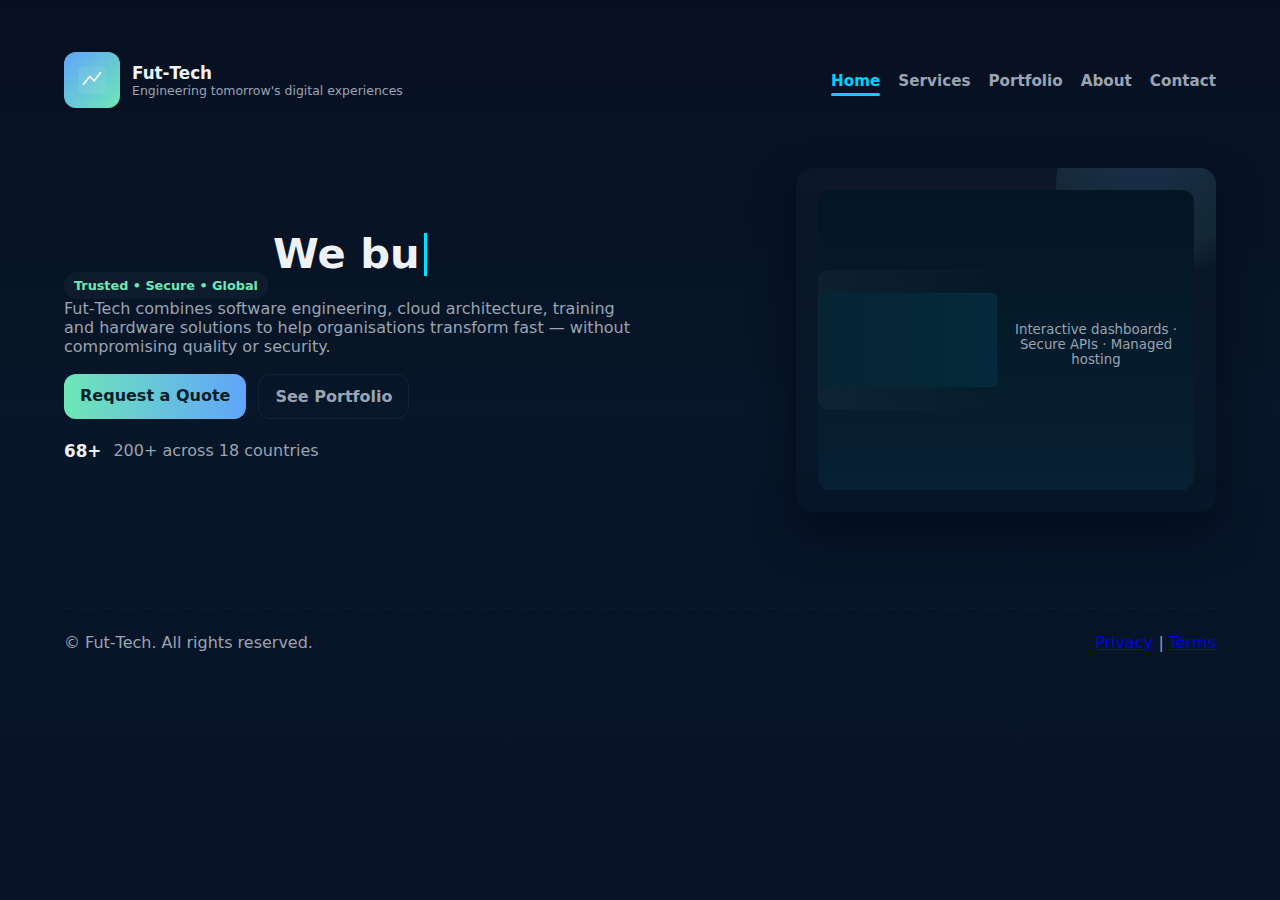
<file: index.html>
<!DOCTYPE html>
<html lang="en">
<head>
  <meta charset="utf-8">
  <meta name="viewport" content="width=device-width, initial-scale=1">
  <title>Fut-Tech — Home</title>
  <link rel="stylesheet" href="styles.css">
</head>
<body>
  <div class="container">
    <header>
      <div class="brand">
        <div class="logo" aria-hidden="true">
          <svg viewBox="0 0 64 64" fill="none" xmlns="http://www.w3.org/2000/svg" role="img" aria-label="Fut-Tech logo">
            <rect x="6" y="6" width="52" height="52" rx="10" fill="white" fill-opacity="0.08" />
            <path d="M16 40 L28 25 L36 34 L48 18" stroke="white" stroke-width="3" stroke-linecap="round" stroke-linejoin="round" opacity="0.95"/>
          </svg>
        </div>
        <div>
          <h1>Fut‑Tech</h1>
          <p>Engineering tomorrow's digital experiences</p>
        </div>
      </div>

    <nav>
  <ul>
    <li><a href="index.html" data-page="index">Home</a></li>
    <li><a href="services.html" data-page="services">Services</a></li>
    <li><a href="portfolio.html" data-page="portfolio">Portfolio</a></li>
    <li><a href="about.html" data-page="about">About</a></li>
    <li><a href="contact.html" data-page="contact">Contact</a></li>
  </ul>
</nav>

    </header>

    <main>
      <section class="hero" aria-label="Main introduction">
        <div class="hero-text">
          <span class="eyebrow">Trusted • Secure • Global</span>

          <h2 id="typed-text">We build secure, scalable digital products for enterprises and startups.</h2>
          <p class="lead">Fut‑Tech combines software engineering, cloud architecture, training and hardware solutions to help organisations transform fast — without compromising quality or security.</p>
          <div class="actions">
            <a href="contact.html" class="btn primary">Request a Quote</a>
            <a href="portfolio.html" class="btn ghost">See Portfolio</a>
          </div>

          <div class="stats">
            <strong>Global clients</strong>
            <span>200+ across 18 countries</span>
          </div>
        </div>

        <aside class="visual" aria-hidden="true">
          <div class="pulse"></div>
          <div class="mock">
            <div class="device">
              <svg width="180" height="96" viewBox="0 0 360 192" fill="none" xmlns="http://www.w3.org/2000/svg">
                <rect x="2" y="2" width="356" height="188" rx="10" fill="url(#g)" stroke="rgba(255,255,255,0.03)"/>
                <defs>
                  <linearGradient id="g" x1="0" x2="1">
                    <stop stop-color="#042434" offset="0"/>
                    <stop stop-color="#052a3b" offset="1"/>
                  </linearGradient>
                </defs>
              </svg>
            </div>
            <small>Interactive dashboards · Secure APIs · Managed hosting</small>
          </div>
        </aside>
      </section>
    </main>

    <footer>
      <div>&copy; <span id="year"></span> Fut‑Tech. All rights reserved.</div>
      <div>
        <a href="Privacy.html">Privacy</a> | 
        <a href="Terms.html">Terms</a>
      </div>
    </footer>
  </div>

  <script>
    // Scroll fade-in animation
const fadeElements = document.querySelectorAll('.fade-in, .fade-in-on-scroll');
const observer = new IntersectionObserver(entries => {
  entries.forEach(entry => {
    if(entry.isIntersecting){
      entry.target.classList.add('visible');
    }
  });
}, {threshold:0.2});

fadeElements.forEach(el => observer.observe(el));

// Smooth scroll only for # links
document.querySelectorAll('a[href^="#"]').forEach(a=>{
  a.addEventListener('click', e=>{
    const target = document.querySelector(a.getAttribute("href"));
    if(target){
      e.preventDefault();
      target.scrollIntoView({behavior:'smooth', block:'start'});
    }
  });
});

// Optional: Floating numbers animation for "Global clients" stat
const clientsEl = document.querySelector(".hero div strong");
if(clientsEl){
  let count = 0;
  const target = 200;
  const interval = setInterval(()=>{
    if(count < target){
      count += 2;
      clientsEl.textContent = count + "+";
    } else clearInterval(interval);
  },20);
}

// =======================
// ACTIVE NAV HIGHLIGHT
// =======================

const currentPage = window.location.pathname.split("/").pop().replace(".html","") || "index";

document.querySelectorAll("nav a").forEach(link => {
  if (link.dataset.page === currentPage) {
    link.classList.add("active");
  }
});
/* ==========================================
   Fut-Tech Premium Typing Animation
========================================== */

const text = "We build secure, scalable digital products for enterprises and startups.";
const typedEl = document.getElementById("typed-text");

let index = 0;

function typeEffect() {
  // human-like random speed
  const speed = 40 + Math.random() * 60;

  if (index < text.length) {
    typedEl.textContent += text.charAt(index);
    index++;
    setTimeout(typeEffect, speed);
  } else {
    // typing finished
    typedEl.classList.add("finished");
  }
}

window.addEventListener("load", () => {
  typedEl.textContent = "";
  typedEl.style.opacity = "1";    // fade in before typing
  setTimeout(typeEffect, 300);     // small delay before start
});


  </script>
</body>
</html>
</file>
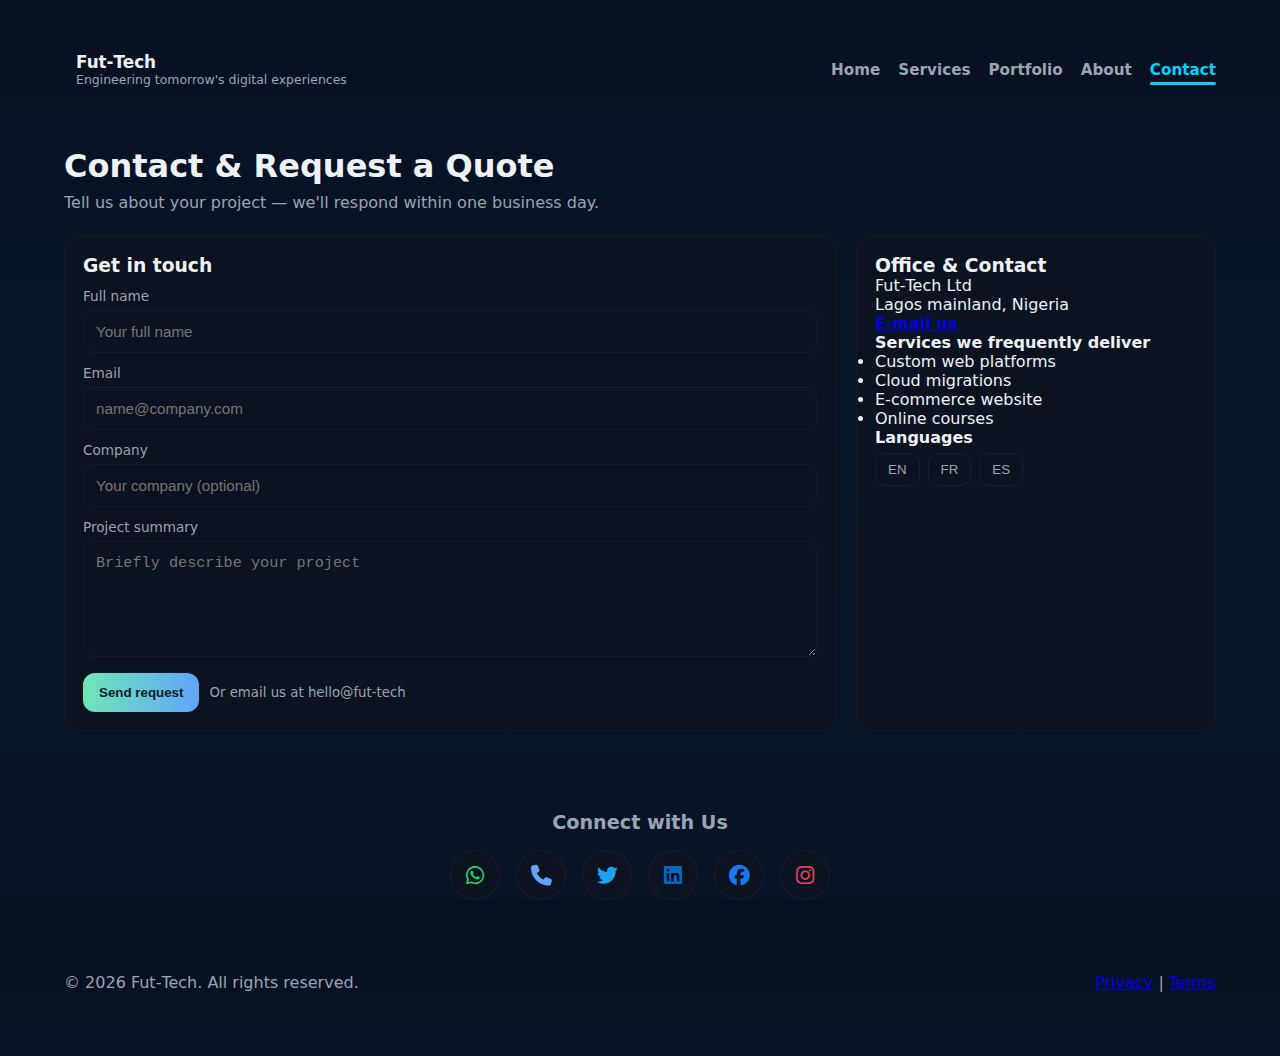
<file: contact.html>
<!DOCTYPE html>
<html lang="en">
<head>
  <meta charset="utf-8">
  <meta name="viewport" content="width=device-width, initial-scale=1">
  <title>Fut-Tech — Contact</title>
  <link rel="stylesheet" href="https://cdnjs.cloudflare.com/ajax/libs/font-awesome/6.4.2/css/all.min.css" integrity="sha512-pap... (truncated for brevity)" crossorigin="anonymous" referrerpolicy="no-referrer" />

  <link rel="stylesheet" href="contact.css">
</head>
<body>
  <div class="container">
    <header>
      <div class="brand">
        <div class="logo" aria-hidden="true"></div>
        <div>
          <h1>Fut‑Tech</h1>
          <p>Engineering tomorrow's digital experiences</p>
        </div>
      </div>

     <nav>
  <ul>
    <li><a href="index.html" data-page="index">Home</a></li>
    <li><a href="services.html" data-page="services">Services</a></li>
    <li><a href="portfolio.html" data-page="portfolio">Portfolio</a></li>
    <li><a href="about.html" data-page="about">About</a></li>
    <li><a href="contact.html" data-page="contact">Contact</a></li>
  </ul>
</nav>

    </header>

    <main>
      <section class="contact-section">
        <h2>Contact & Request a Quote</h2>
        <p class="lead">Tell us about your project — we'll respond within one business day.</p>

        <div class="contact-grid">
          <form class="card" id="contact-form" onsubmit="return false;">
            <h3>Get in touch</h3>
            <div class="form-field">
              <label for="name">Full name</label>
              <input id="name" name="name" placeholder="Your full name" required>
            </div>
            <div class="form-field">
              <label for="email">Email</label>
              <input id="email" name="email" type="email" placeholder="name@company.com" required>
            </div>
            <div class="form-field">
              <label for="company">Company</label>
              <input id="company" name="company" placeholder="Your company (optional)">
            </div>
            <div class="form-field">
              <label for="message">Project summary</label>
              <textarea id="message" name="message" rows="5" placeholder="Briefly describe your project" required></textarea>
            </div>
            <div class="form-actions">
              <button class="btn primary" id="send">Send request</button>
              <small>Or email us at hello@fut-tech</small>
            </div>
            <div id="form-result"></div>
          </form>

          <aside class="card">
            <h3>Office & Contact</h3>
            <p>Fut‑Tech Ltd<br>Lagos mainland, Nigeria<br><a href="mailto"futtech15@gmail.com><b>E-mail us</b></a></p>

            <h4>Services we frequently deliver</h4>
            <ul>
              <li>Custom web platforms</li>
              <li>Cloud migrations</li>
              <li>E-commerce website</li>
              <li>Online courses</li>
    
            </ul>

            <h4>Languages</h4>
            <div class="languages">
              <button class="btn ghost" data-lang="en">EN</button>
              <button class="btn ghost" data-lang="fr">FR</button>
              <button class="btn ghost" data-lang="es">ES</button>
            </div>
          </aside>
        </div>
      </section>
    </main>

    <div class="social-handles">
  <h3>Connect with Us</h3>
  <div class="social-buttons">
    <a href="https://wa.me/2349065060855" target="_blank" class="social-btn whatsapp"><i class="fab fa-whatsapp"></i></a>
    <a href="tel:+2349065060855" class="social-btn call"><i class="fas fa-phone"></i></a>
    <a href="https://twitter.com/YourHandle" target="_blank" class="social-btn twitter"><i class="fab fa-twitter"></i></a>
    <a href="https://linkedin.com/" target="_blank" class="social-btn linkedin"><i class="fab fa-linkedin"></i></a>
    <a href="https://facebook.com/profile.php?id=61576610654628" target="_blank" class="social-btn facebook"><i class="fab fa-facebook"></i></a>
    <a href="https://instagram.com/futtech_future?igsh=MTIsYmFnNHYzdWtoaQ==" target="_blank" class="social-btn instagram"><i class="fab fa-instagram"></i></a>
  </div>
</div>



    <footer>
      <div>&copy; <span id="year"></span> Fut‑Tech. All rights reserved.</div>
      <div>
        <a href="Privacy.html">Privacy</a> | 
        <a href="Terms.html">Terms</a>
      </div>
    </footer>
  </div>

  <script>
    document.getElementById('year').textContent = new Date().getFullYear();

    // Simple form handler
    document.getElementById('send').addEventListener('click', (e)=>{
      e.preventDefault();
      const name = document.getElementById('name').value.trim();
      const email = document.getElementById('email').value.trim();
      const message = document.getElementById('message').value.trim();
      const resultEl = document.getElementById('form-result');

      if(!name || !email || !message){
        resultEl.textContent = 'Please fill in all required fields.';
        resultEl.style.color = 'var(--accent-a)';
        return;
      }

      resultEl.textContent = 'Sending...';
      setTimeout(()=>{
        resultEl.textContent = 'Thanks — your request has been received. We will reply within 1 business day.';
        document.getElementById('contact-form').reset();
      },900);
    });

    // Language buttons stub
    document.querySelectorAll('[data-lang]').forEach(btn=>{
      btn.addEventListener('click', ()=>{
        const lang = btn.getAttribute('data-lang');
        alert('Language switch stub — selected: ' + lang);
      });
    });

    // =======================
// ACTIVE NAV HIGHLIGHT
// =======================

const currentPage = window.location.pathname.split("/").pop().replace(".html","") || "index";

document.querySelectorAll("nav a").forEach(link => {
  if (link.dataset.page === currentPage) {
    link.classList.add("active");
  }
});

  </script>
</body>
</html>
</file>
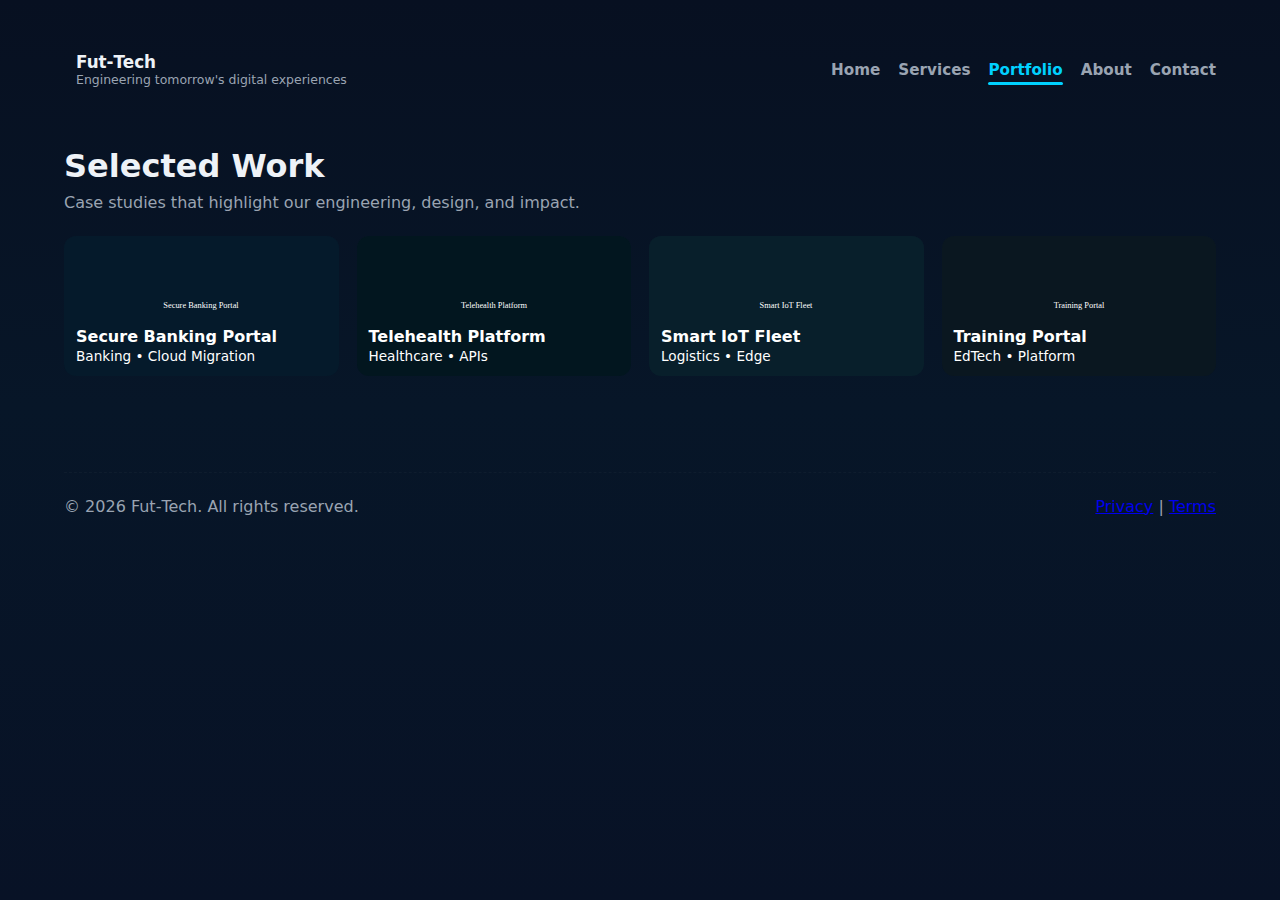
<file: portfolio.html>
<!DOCTYPE html>
<html lang="en">
<head>
  <meta charset="utf-8">
  <meta name="viewport" content="width=device-width, initial-scale=1">
  <title>Fut-Tech — Portfolio</title>
  <link rel="stylesheet" href="portfolio.css">
</head>
<body>
  <div class="container">
    <header>
      <div class="brand">
        <div class="logo" aria-hidden="true"></div>
        <div>
          <h1>Fut‑Tech</h1>
          <p>Engineering tomorrow's digital experiences</p>
        </div>
      </div>

     <nav>
  <ul>
    <li><a href="index.html" data-page="index">Home</a></li>
    <li><a href="services.html" data-page="services">Services</a></li>
    <li><a href="portfolio.html" data-page="portfolio">Portfolio</a></li>
    <li><a href="about.html" data-page="about">About</a></li>
    <li><a href="contact.html" data-page="contact">Contact</a></li>
  </ul>
</nav>
    </header>

    <main>
      <section class="portfolio-section">
        <h2>Selected Work</h2>
        <p class="lead">Case studies that highlight our engineering, design, and impact.</p>

        <div class="portfolio-grid" role="list">
          <div class="tile" role="listitem" aria-label="Project: Secure Banking Portal">
            <img src="data:image/svg+xml;utf8,<svg xmlns='http://www.w3.org/2000/svg' width='800' height='400'><rect width='100%' height='100%' fill='%23051a2b'/><text x='50%' y='50%' font-size='24' fill='%23ffffff' dominant-baseline='middle' text-anchor='middle'>Secure Banking Portal</text></svg>" alt="Secure Banking Portal screenshot">
            <div class="meta"><strong>Secure Banking Portal</strong><span>Banking • Cloud Migration</span></div>
          </div>

          <div class="tile">
            <img src="data:image/svg+xml;utf8,<svg xmlns='http://www.w3.org/2000/svg' width='800' height='400'><rect width='100%' height='100%' fill='%2302161f'/><text x='50%' y='50%' font-size='24' fill='%23ffffff' dominant-baseline='middle' text-anchor='middle'>Telehealth Platform</text></svg>" alt="Telehealth Platform">
            <div class="meta"><strong>Telehealth Platform</strong><span>Healthcare • APIs</span></div>
          </div>

          <div class="tile">
            <img src="data:image/svg+xml;utf8,<svg xmlns='http://www.w3.org/2000/svg' width='800' height='400'><rect width='100%' height='100%' fill='%23081f2b'/><text x='50%' y='50%' font-size='24' fill='%23ffffff' dominant-baseline='middle' text-anchor='middle'>Smart IoT Fleet</text></svg>" alt="IoT Fleet">
            <div class="meta"><strong>Smart IoT Fleet</strong><span>Logistics • Edge</span></div>
          </div>

          <div class="tile">
            <img src="data:image/svg+xml;utf8,<svg xmlns='http://www.w3.org/2000/svg' width='800' height='400'><rect width='100%' height='100%' fill='%230a1720'/><text x='50%' y='50%' font-size='24' fill='%23ffffff' dominant-baseline='middle' text-anchor='middle'>Training Portal</text></svg>" alt="Training Portal">
            <div class="meta"><strong>Training Portal</strong><span>EdTech • Platform</span></div>
          </div>
        </div>
      </section>
    </main>

    <footer>
      <div>&copy; <span id="year"></span> Fut‑Tech. All rights reserved.</div>
      <div>
        <a href="Privacy.html">Privacy</a> | 
        <a href="Terms.html">Terms</a>
      </div>
    </footer>
  </div>

  <script>
    document.getElementById('year').textContent = new Date().getFullYear();

    // =======================
// ACTIVE NAV HIGHLIGHT
// =======================

const currentPage = window.location.pathname.split("/").pop().replace(".html","") || "index";

document.querySelectorAll("nav a").forEach(link => {
  if (link.dataset.page === currentPage) {
    link.classList.add("active");
  }
});

  </script>
</body>
</html>
</file>
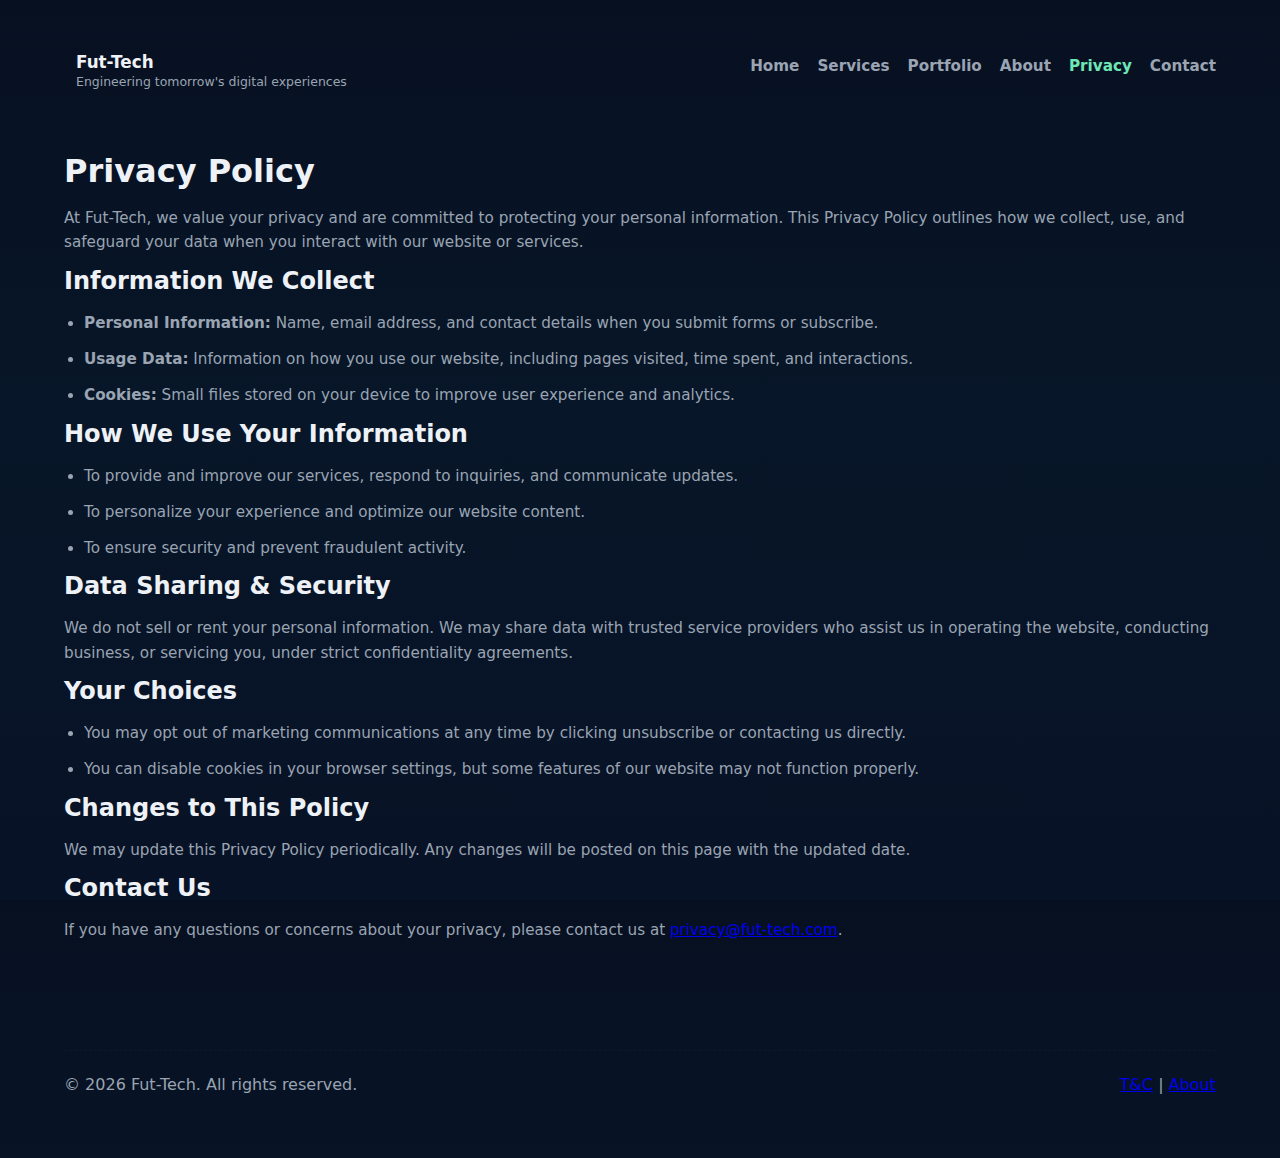
<file: privacy.html>
<!DOCTYPE html>
<html lang="en">
<head>
  <meta charset="utf-8">
  <meta name="viewport" content="width=device-width, initial-scale=1">
  <title>Fut-Tech — Privacy Policy</title>
  <link rel="stylesheet" href="about.css">
  <style>
    :root{
      --bg:#0f1724; 
      --card:#0b1220; 
      --muted:#9aa4b2; 
      --accent-a:#6ee7b7; 
      --accent-b:#60a5fa; 
      --radius:14px; 
      --mono: 'Poppins', system-ui, -apple-system;
    }

    *{margin:0;padding:0;box-sizing:border-box;}
    html,body{height:100%;font-family:var(--mono);background:linear-gradient(180deg,#071021 0%,#071628 45%,#081226 100%);color:#eef2f7;}
    .container{max-width:1200px;margin:0 auto;padding:40px 24px}

    header{display:flex;align-items:center;justify-content:space-between;gap:1rem;padding:12px 0}
    .brand{display:flex;align-items:center;gap:12px}
    .brand h1{font-size:1.05rem;margin:0}
    .brand p{margin:0;font-size:0.78rem;color:var(--muted)}
    nav ul{display:flex;gap:18px;list-style:none;margin:0;padding:0;align-items:center}
    nav a{color:var(--muted);text-decoration:none;font-weight:600;font-size:0.95rem}
    nav a.active{color:var(--accent-a);}
    nav a.cta{background:linear-gradient(90deg,var(--accent-a),var(--accent-b));padding:10px 14px;border-radius:10px;color:#021426}

    main{padding:48px 0;}
    h1,h2,h3{color:#eef2f7;margin-bottom:16px;}
    p, li{color:var(--muted);margin-bottom:12px;font-size:0.95rem;line-height:1.6;}
    ul{padding-left:20px;list-style:disc;}
    footer{
      margin-top:48px;
      padding:24px 0;
      border-top:1px dashed rgba(255,255,255,0.03);
      color:var(--muted);
      display:flex;
      justify-content:space-between;
      flex-wrap:wrap;
      gap:12px;
    }

    @media(max-width:900px){
      nav ul{flex-direction:column;gap:12px;}
    }
  </style>
</head>
<body>
  <div class="container">
    <header>
      <div class="brand">
        <div class="logo" aria-hidden="true"></div>
        <div>
          <h1>Fut-Tech</h1>
          <p>Engineering tomorrow's digital experiences</p>
        </div>
      </div>
      <nav>
        <ul>
          <li><a href="index.html" data-page="index">Home</a></li>
          <li><a href="services.html" data-page="services">Services</a></li>
          <li><a href="portfolio.html" data-page="portfolio">Portfolio</a></li>
          <li><a href="about.html" data-page="about">About</a></li>
          <li><a href="privacy.html" data-page="privacy" class="active">Privacy</a></li>
          <li><a href="contact.html" data-page="contact">Contact</a></li>
        </ul>
      </nav>
    </header>

    <main>
      <section class="privacy-section">
        <h1>Privacy Policy</h1>
        <p>At Fut-Tech, we value your privacy and are committed to protecting your personal information. This Privacy Policy outlines how we collect, use, and safeguard your data when you interact with our website or services.</p>

        <h2>Information We Collect</h2>
        <ul>
          <li><strong>Personal Information:</strong> Name, email address, and contact details when you submit forms or subscribe.</li>
          <li><strong>Usage Data:</strong> Information on how you use our website, including pages visited, time spent, and interactions.</li>
          <li><strong>Cookies:</strong> Small files stored on your device to improve user experience and analytics.</li>
        </ul>

        <h2>How We Use Your Information</h2>
        <ul>
          <li>To provide and improve our services, respond to inquiries, and communicate updates.</li>
          <li>To personalize your experience and optimize our website content.</li>
          <li>To ensure security and prevent fraudulent activity.</li>
        </ul>

        <h2>Data Sharing & Security</h2>
        <p>We do not sell or rent your personal information. We may share data with trusted service providers who assist us in operating the website, conducting business, or servicing you, under strict confidentiality agreements.</p>

        <h2>Your Choices</h2>
        <ul>
          <li>You may opt out of marketing communications at any time by clicking unsubscribe or contacting us directly.</li>
          <li>You can disable cookies in your browser settings, but some features of our website may not function properly.</li>
        </ul>

        <h2>Changes to This Policy</h2>
        <p>We may update this Privacy Policy periodically. Any changes will be posted on this page with the updated date.</p>

        <h2>Contact Us</h2>
        <p>If you have any questions or concerns about your privacy, please contact us at <a href="mailto:privacy@fut-tech.com">privacy@fut-tech.com</a>.</p>
      </section>
    </main>

    <footer>
      <div>&copy; <span id="year"></span> Fut-Tech. All rights reserved.</div>
      <div>
        <a href="Terms.html">T&C</a> | 
        <a href="About.html">About</a>
      </div>
    </footer>
  </div>

  <script>
    // Footer year
    document.getElementById('year').textContent = new Date().getFullYear();

    // Active nav highlight
    const currentPage = window.location.pathname.split("/").pop().replace(".html","") || "index";
    document.querySelectorAll("nav a").forEach(link => {
      if(link.dataset.page === currentPage) link.classList.add("active");
    });
  </script>
</body>
</html>
</file>
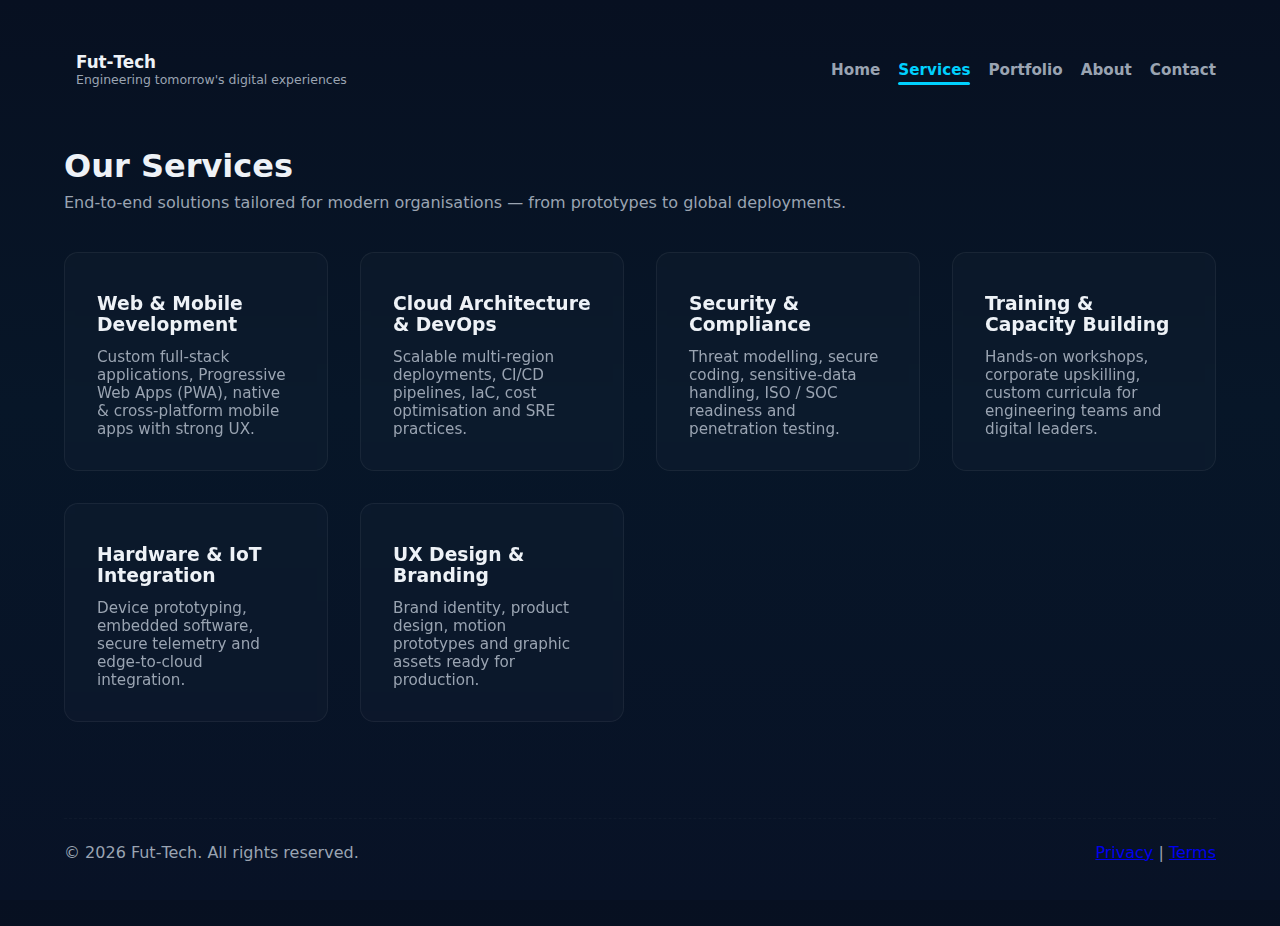
<file: services.html>
<!DOCTYPE html>
<html lang="en">
<head>
  <meta charset="utf-8">
  <meta name="viewport" content="width=device-width, initial-scale=1">
  <title>Fut-Tech — Services</title>
  <link rel="stylesheet" href="services.css">
</head>
<body>
  <div class="container">
    <header>
      <div class="brand">
        <div class="logo" aria-hidden="true"></div>
        <div>
          <h1>Fut‑Tech</h1>
          <p>Engineering tomorrow's digital experiences</p>
        </div>
      </div>

    <nav>
  <ul>
    <li><a href="index.html" data-page="index">Home</a></li>
    <li><a href="services.html" data-page="services">Services</a></li>
    <li><a href="portfolio.html" data-page="portfolio">Portfolio</a></li>
    <li><a href="about.html" data-page="about">About</a></li>
    <li><a href="contact.html" data-page="contact">Contact</a></li>

  </ul>
</nav>

    </header>

    <main>
      <section class="services-section">
        <h2>Our Services</h2>
        <p class="lead">End-to-end solutions tailored for modern organisations — from prototypes to global deployments.</p>

        <div class="services-grid">
          <article class="card">

            <h3>Web & Mobile Development</h3>
            <p>Custom full-stack applications, Progressive Web Apps (PWA), native & cross-platform mobile apps with strong UX.</p>
          </article>

          <article class="card">
            <h3>Cloud Architecture & DevOps</h3>
            <p>Scalable multi-region deployments, CI/CD pipelines, IaC, cost optimisation and SRE practices.</p>
          </article>

          <article class="card">
            <h3>Security & Compliance</h3>
            <p>Threat modelling, secure coding, sensitive-data handling, ISO / SOC readiness and penetration testing.</p>
          </article>

          <article class="card">
            <h3>Training & Capacity Building</h3>
            <p>Hands-on workshops, corporate upskilling, custom curricula for engineering teams and digital leaders.</p>
          </article>

          <article class="card">
            <h3>Hardware & IoT Integration</h3>
            <p>Device prototyping, embedded software, secure telemetry and edge-to-cloud integration.</p>
          </article>

          <article class="card">
            <h3>UX Design & Branding</h3>
            <p>Brand identity, product design, motion prototypes and graphic assets ready for production.</p>
          </article>
        </div>
      </section>
    </main>

    <footer>
      <div>&copy; <span id="year"></span> Fut‑Tech. All rights reserved.</div>
      <div>
        <a href="Privacy.html">Privacy</a> | 
        <a href="Terms.html">Terms</a>
      </div>
    </footer>
  </div>

  <script>
    document.getElementById('year').textContent = new Date().getFullYear();
    /* ===========================
   Services Page JS Enhancements
=========================== */

// Scroll fade-in animation
const fadeElements = document.querySelectorAll('.fade-in, .fade-in-on-scroll');
const observer = new IntersectionObserver(entries => {
  entries.forEach(entry => {
    if(entry.isIntersecting){
      entry.target.classList.add('visible');
    }
  });
}, {threshold:0.2});

fadeElements.forEach(el => observer.observe(el));

// Accordion toggle for "More Info" inside cards (if you add expandable details)
document.querySelectorAll('.services .card').forEach(card => {
  card.addEventListener('click', () => {
    card.classList.toggle('active');
  });
});

// Optional: Scroll-based staggered animation for services cards
const serviceCards = document.querySelectorAll('.services .card');
serviceCards.forEach((card, idx) => {
  card.style.transitionDelay = (idx * 0.1) + "s";
});

// =======================
// ACTIVE NAV HIGHLIGHT
// =======================

const currentPage = window.location.pathname.split("/").pop().replace(".html","") || "index";

document.querySelectorAll("nav a").forEach(link => {
  if (link.dataset.page === currentPage) {
    link.classList.add("active");
  }
});


  </script>
</body>
</html>
</file>
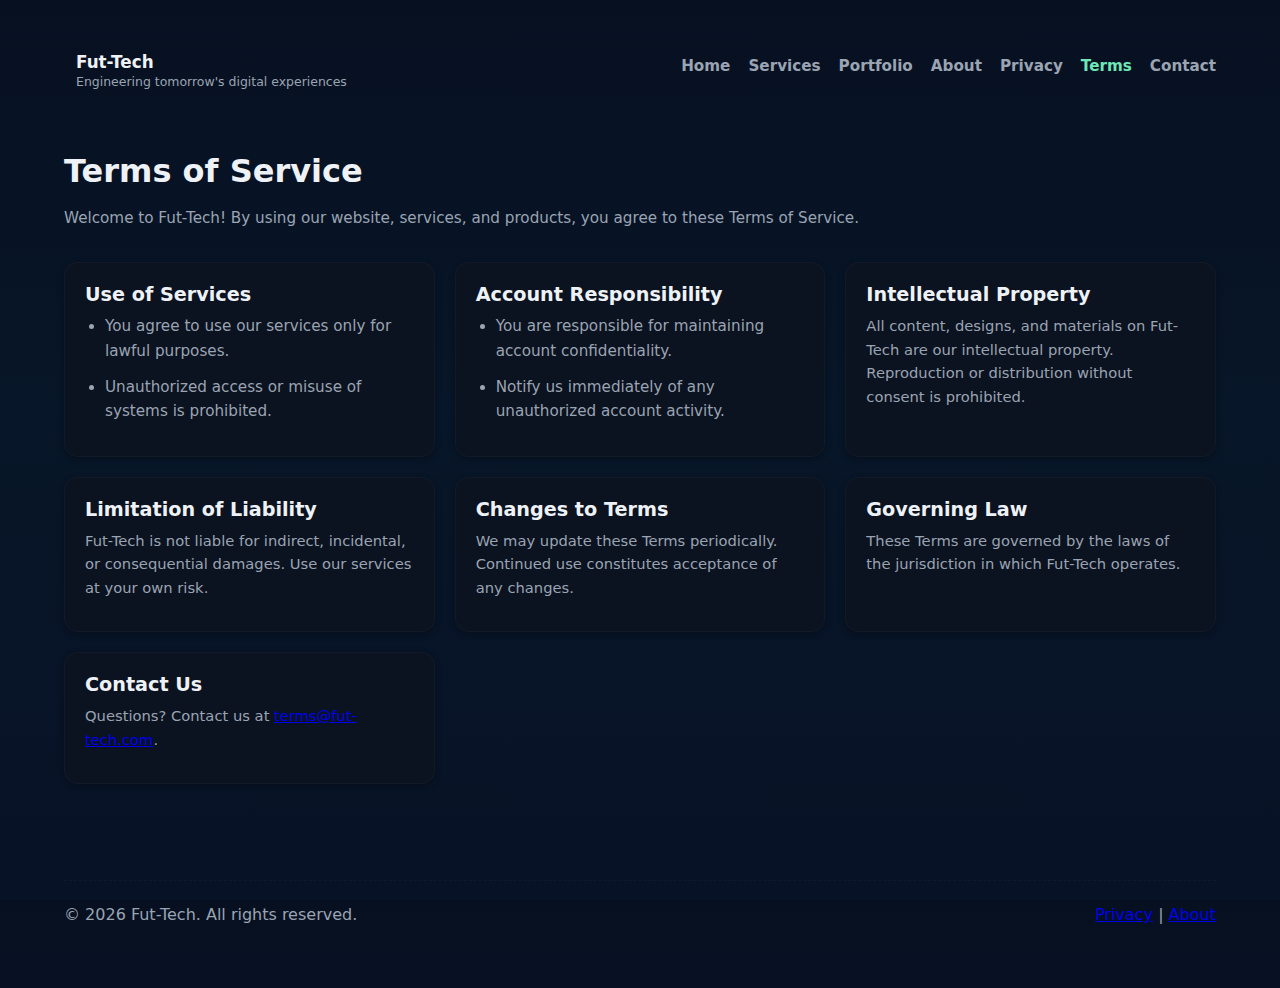
<file: terms.html>
<!DOCTYPE html>
<html lang="en">
<head>
  <meta charset="utf-8">
  <meta name="viewport" content="width=device-width, initial-scale=1">
  <title>Fut-Tech — Terms of Service</title>
  <link rel="stylesheet" href="about.css">
  <style>
    :root{
      --bg:#0f1724; 
      --card:#0b1220; 
      --muted:#9aa4b2; 
      --accent-a:#6ee7b7; 
      --accent-b:#60a5fa; 
      --radius:14px; 
      --mono: 'Poppins', system-ui, -apple-system;
    }

    *{margin:0;padding:0;box-sizing:border-box;}
    html,body{height:100%;font-family:var(--mono);background:linear-gradient(180deg,#071021 0%,#071628 45%,#081226 100%);color:#eef2f7;}
    .container{max-width:1200px;margin:0 auto;padding:40px 24px}

    header{display:flex;align-items:center;justify-content:space-between;gap:1rem;padding:12px 0}
    .brand{display:flex;align-items:center;gap:12px}
    .brand h1{font-size:1.05rem;margin:0}
    .brand p{margin:0;font-size:0.78rem;color:var(--muted)}
    nav ul{display:flex;gap:18px;list-style:none;margin:0;padding:0;align-items:center}
    nav a{color:var(--muted);text-decoration:none;font-weight:600;font-size:0.95rem}
    nav a.active{color:var(--accent-a);}
    nav a.cta{background:linear-gradient(90deg,var(--accent-a),var(--accent-b));padding:10px 14px;border-radius:10px;color:#021426}

    main{padding:48px 0;}
    h1,h2{color:#eef2f7;margin-bottom:16px;}
    p, li{color:var(--muted);margin-bottom:12px;font-size:0.95rem;line-height:1.6;}
    ul{padding-left:20px;list-style:disc;}

    /* Cards for each TOS section */
    .terms-grid{
      display:grid;
      grid-template-columns:repeat(auto-fit,minmax(280px,1fr));
      gap:20px;
      margin-top:32px;
    }

    .terms-card{
      background:var(--card);
      border-radius:var(--radius);
      padding:20px;
      border:1px solid rgba(255,255,255,0.03);
      box-shadow:0 2px 6px rgba(0,0,0,0.3);
    }

    .terms-card h3{
      margin-bottom:8px;
      font-size:1.2rem;
    }

    .terms-card p, .terms-card ul{
      font-size:0.92rem;
      color:var(--muted);
    }

    footer{
      margin-top:48px;
      padding:24px 0;
      border-top:1px dashed rgba(255,255,255,0.03);
      color:var(--muted);
      display:flex;
      justify-content:space-between;
      flex-wrap:wrap;
      gap:12px;
    }

    @media(max-width:900px){
      nav ul{flex-direction:column;gap:12px;}
    }
  </style>
</head>
<body>
  <div class="container">
    <header>
      <div class="brand">
        <div class="logo" aria-hidden="true"></div>
        <div>
          <h1>Fut-Tech</h1>
          <p>Engineering tomorrow's digital experiences</p>
        </div>
      </div>
      <nav>
        <ul>
          <li><a href="index.html" data-page="index">Home</a></li>
          <li><a href="services.html" data-page="services">Services</a></li>
          <li><a href="portfolio.html" data-page="portfolio">Portfolio</a></li>
          <li><a href="about.html" data-page="about">About</a></li>
          <li><a href="privacy.html" data-page="privacy">Privacy</a></li>
          <li><a href="terms.html" data-page="terms" class="active">Terms</a></li>
          <li><a href="contact.html" data-page="contact">Contact</a></li>
        </ul>
      </nav>
    </header>

    <main>
      <h1>Terms of Service</h1>
      <p>Welcome to Fut-Tech! By using our website, services, and products, you agree to these Terms of Service.</p>

      <div class="terms-grid">
        <div class="terms-card">
          <h3>Use of Services</h3>
          <ul>
            <li>You agree to use our services only for lawful purposes.</li>
            <li>Unauthorized access or misuse of systems is prohibited.</li>
          </ul>
        </div>

        <div class="terms-card">
          <h3>Account Responsibility</h3>
          <ul>
            <li>You are responsible for maintaining account confidentiality.</li>
            <li>Notify us immediately of any unauthorized account activity.</li>
          </ul>
        </div>

        <div class="terms-card">
          <h3>Intellectual Property</h3>
          <p>All content, designs, and materials on Fut-Tech are our intellectual property. Reproduction or distribution without consent is prohibited.</p>
        </div>

        <div class="terms-card">
          <h3>Limitation of Liability</h3>
          <p>Fut-Tech is not liable for indirect, incidental, or consequential damages. Use our services at your own risk.</p>
        </div>

        <div class="terms-card">
          <h3>Changes to Terms</h3>
          <p>We may update these Terms periodically. Continued use constitutes acceptance of any changes.</p>
        </div>

        <div class="terms-card">
          <h3>Governing Law</h3>
          <p>These Terms are governed by the laws of the jurisdiction in which Fut-Tech operates.</p>
        </div>

        <div class="terms-card">
          <h3>Contact Us</h3>
          <p>Questions? Contact us at <a href="mailto:terms@fut-tech.com">terms@fut-tech.com</a>.</p>
        </div>
      </div>
    </main>

    <footer>
      <div>&copy; <span id="year"></span> Fut-Tech. All rights reserved.</div>
      <div>
        <a href="privacy.html">Privacy</a> | 
        <a href="About.html">About</a>
      </div>
    </footer>
  </div>

  <script>
    // Footer year
    document.getElementById('year').textContent = new Date().getFullYear();

    // Active nav highlight
    const currentPage = window.location.pathname.split("/").pop().replace(".html","") || "index";
    document.querySelectorAll("nav a").forEach(link => {
      if(link.dataset.page === currentPage) link.classList.add("active");
    });
  </script>
</body>
</html>
</file>
<file: styles.css>
:root{
  --bg:#0f1724; 
  --card:#0b1220; 
  --muted:#9aa4b2; 
  --accent-a:#6ee7b7; 
  --accent-b:#60a5fa; 
  --glass:rgba(255,255,255,0.04);
  --maxw:1200px; 
  --radius:14px; 
  --mono: 'Poppins', system-ui, -apple-system;
}
*{margin:0;padding:0;box-sizing:border-box;}
html, body{height:100%;font-family:var(--mono);background:linear-gradient(180deg,#071021 0%,#071628 45%,#081226 100%);color:#eef2f7;-webkit-font-smoothing:antialiased;}
.container{max-width:var(--maxw);margin:0 auto;padding:40px 24px}

/* Header */
header{display:flex;align-items:center;justify-content:space-between;gap:1rem;padding:12px 0}
.brand{display:flex;align-items:center;gap:12px}
.logo{width:56px;height:56px;background:linear-gradient(135deg,var(--accent-b),var(--accent-a));border-radius:12px;display:flex;align-items:center;justify-content:center;}
.logo svg{width:34px;height:34px;}
.brand h1{font-size:1.05rem;margin:0}
.brand p{margin:0;font-size:0.78rem;color:var(--muted)}
nav ul{display:flex;gap:18px;list-style:none;margin:0;padding:0;align-items:center}
nav a{color:var(--muted);text-decoration:none;font-weight:600;font-size:0.95rem}
nav a.cta{background:linear-gradient(90deg,var(--accent-a),var(--accent-b));padding:10px 14px;border-radius:10px;color:#021426}

/* Hero */
.hero{display:grid;grid-template-columns:1fr 420px;gap:32px;align-items:center;padding:48px 0}
.eyebrow{display:inline-block;padding:6px 10px;border-radius:999px;background:rgba(255,255,255,0.03);color:var(--accent-a);font-weight:700;font-size:0.8rem}
.hero h2{font-size:2.6rem;line-height:1.02;margin:14px 0}
.hero p.lead{color:var(--muted);font-size:1rem;max-width:56ch}
.actions{display:flex;gap:12px;margin-top:18px}
.btn{padding:12px 16px;border-radius:12px;border:0;font-weight:700;cursor:pointer;text-decoration:none;display:inline-block;}
.btn.primary{background:linear-gradient(90deg,var(--accent-a),var(--accent-b));color:#04202a;}
.btn.ghost{background:transparent;border:1px solid rgba(255,255,255,0.06);color:var(--muted);}

/* Hero stats */
.stats{display:flex;gap:12px;align-items:center;margin-top:22px}
.stats strong{font-size:1.05rem}
.stats span{color:var(--muted)}

/* Visual card */
.visual{background:linear-gradient(180deg,rgba(255,255,255,0.02),transparent);padding:22px;border-radius:16px;box-shadow:0 20px 40px rgba(2,6,23,0.6);position:relative;overflow:hidden}
.visual .pulse{position:absolute;right:-120px;top:-120px;width:280px;height:280px;border-radius:50%;background:radial-gradient(circle at 30% 30%, rgba(96,165,250,0.18), rgba(110,231,183,0.08) 45%, transparent 55%);}
.mock{height:300px;border-radius:12px;background:linear-gradient(180deg,#041623,#072033);display:flex;align-items:center;justify-content:center;position:relative}
.device{width:220px;height:140px;border-radius:10px;background:linear-gradient(90deg,rgba(255,255,255,0.03),transparent);box-shadow:inset 0 1px 0 rgba(255,255,255,0.02);display:flex;align-items:center;justify-content:center}
.mock small{color:var(--muted);margin-top:8px;display:block;text-align:center}

/* Footer */
footer{margin-top:48px;padding:24px 0;border-top:1px dashed rgba(255,255,255,0.03);color:var(--muted);display:flex;justify-content:space-between;align-items:center;flex-wrap:wrap;gap:12px}

/* Responsive */
@media(max-width:900px){
  .hero{grid-template-columns:1fr;}
  header,footer{flex-direction:column;align-items:flex-start}
}

/* ===========================
   Home Page Enhancements
=========================== */

/* Buttons hover */
.btn:hover{
  transform: scale(1.05);
  box-shadow: 0 6px 18px rgba(0,0,0,0.35);
  transition: all 0.3s ease;
}

/* Hero card pulse animation */
.visual .mock{
  animation: floatPulse 6s ease-in-out infinite;
}
@keyframes floatPulse{
  0%,100%{ transform: translateY(0); }
  50%{ transform: translateY(-8px); }
}

/* Services cards hover */
.services .card:hover{
  transform: translateY(-6px);
  box-shadow: 0 20px 30px rgba(0,0,0,0.25);
  transition: all 0.3s ease;
}

/* Portfolio tiles hover */
.tile img{
  transition: transform 0.4s ease;
}
.tile:hover img{
  transform: scale(1.05);
}

/* Fade-in scroll animation */
.fade-in-on-scroll{
  opacity:0;
  transform: translateY(20px);
  transition: all 0.8s ease-out;
}
.fade-in-on-scroll.visible{
  opacity:1;
  transform: translateY(0);
}

/* Testimonials scrolling hint */
.testimonials{
  scroll-behavior:smooth;
}

nav ul li a.active {
  color: #00d1ff;
  font-weight: 600;
  position: relative;
}

nav ul li a.active::after {
  content: "";
  position: absolute;
  bottom: -6px;
  left: 0;
  width: 100%;
  height: 3px;
  background: #00d1ff;
  border-radius: 20px;
}
/* ==========================================
   Fut-Tech Premium Multi-Line Typing Effect
========================================== */

#typed-text {
  display: inline-block;
  white-space: normal;     /* allow wrapping */
  overflow: hidden;
  border-right: 3px solid #00e1ff;
  padding-right: 4px;
  animation: cursorBlink 0.7s infinite;
  max-width: 100%;
  opacity: 0;              /* fade in later */
  transition: opacity 0.4s ease;
}

/* blinking cursor */
@keyframes cursorBlink {
  0%, 50%   { border-color: #00e1ff; }
  51%, 100% { border-color: transparent; }
}

/* optional fade-in after typing */
#typed-text.finished {
  border-right-color: transparent;  /* hide cursor */
  animation: none;                  /* stop blinking */
  opacity: 1;
}
</file>
<file: contact.css>
:root{
  --bg:#0f1724; 
  --card:#0b1220; 
  --muted:#9aa4b2; 
  --accent-a:#6ee7b7; 
  --accent-b:#60a5fa; 
  --radius:14px; 
  --mono: 'Poppins', system-ui, -apple-system;
}

*{margin:0;padding:0;box-sizing:border-box;}
html,body{height:100%;font-family:var(--mono);background:linear-gradient(180deg,#071021 0%,#071628 45%,#081226 100%);color:#eef2f7;}
.container{max-width:1200px;margin:0 auto;padding:40px 24px}

/* Header */
header{display:flex;align-items:center;justify-content:space-between;gap:1rem;padding:12px 0}
.brand{display:flex;align-items:center;gap:12px}
.brand h1{font-size:1.05rem;margin:0}
.brand p{margin:0;font-size:0.78rem;color:var(--muted)}
nav ul{display:flex;gap:18px;list-style:none;margin:0;padding:0;align-items:center}
nav a{color:var(--muted);text-decoration:none;font-weight:600;font-size:0.95rem}
nav a.cta{background:linear-gradient(90deg,var(--accent-a),var(--accent-b));padding:10px 14px;border-radius:10px;color:#021426}

/* Contact Section */
.contact-section{padding:48px 0}
.contact-section h2{font-size:2rem;margin-bottom:8px}
.contact-section .lead{color:var(--muted);margin-bottom:24px}
.contact-grid{display:grid;grid-template-columns:1fr 360px;gap:20px}
.contact-grid .card{background:var(--card);padding:18px;border-radius:12px;border:1px solid rgba(255,255,255,0.03)}

.form-field{margin-top:12px}
.form-field label{display:block;margin-bottom:6px;font-size:0.85rem;color:var(--muted)}
.form-field input, .form-field textarea{width:100%;padding:12px;border-radius:10px;border:1px solid rgba(255,255,255,0.04);background:transparent;color:inherit;font-size:0.95rem}

.form-actions{margin-top:12px;display:flex;gap:10px;align-items:center}
.form-actions button.btn.primary{padding:12px 16px;border-radius:12px;border:0;font-weight:700;cursor:pointer;background:linear-gradient(90deg,var(--accent-a),var(--accent-b));color:#04202a}
.form-actions small{color:var(--muted)}

.languages{display:flex;gap:8px;margin-top:6px}
.languages button{padding:8px 12px;border-radius:10px;border:1px solid rgba(255,255,255,0.06);background:transparent;color:var(--muted);cursor:pointer}

/* Footer */
footer{margin-top:48px;padding:24px 0;border-top:1px dashed rgba(255,255,255,0.03);color:var(--muted);display:flex;justify-content:space-between;align-items:center;flex-wrap:wrap;gap:12px}

/* Responsive */
@media(max-width:900px){
  nav ul{flex-wrap:wrap}
  .contact-grid{grid-template-columns:1fr}
  header,footer{flex-direction:column;align-items:flex-start}
}

nav ul li a.active {
  color: #00d1ff;
  font-weight: 600;
  position: relative;
}

nav ul li a.active::after {
  content: "";
  position: absolute;
  bottom: -6px;
  left: 0;
  width: 100%;
  height: 3px;
  background: #00d1ff;
  border-radius: 20px;
}

.social-handles {
  margin-top: 32px;
  text-align: center;
}

.social-handles h3 {
  margin-bottom: 16px;
  font-size: 1.2rem;
  color: var(--muted);
}

.social-buttons {
  display: flex;
  justify-content: center;
  gap: 16px;
  flex-wrap: wrap;
}

.social-btn {
  display: flex;
  align-items: center;
  justify-content: center;
  width: 50px;
  height: 50px;
  border-radius: 50%;
  background: var(--card);
  color: var(--accent-b);
  font-size: 1.3rem;
  transition: all 0.3s ease;
  text-decoration: none;
  border: 1px solid rgba(255,255,255,0.05);
}

.social-btn:hover {
  transform: scale(1.1);
  color: var(--accent-a);
  border-color: var(--accent-a);
}

/* Optional platform colors */
.social-btn.whatsapp { color: #25D366; }
.social-btn.facebook { color: #1877F2; }
.social-btn.twitter { color: #1DA1F2; }
.social-btn.linkedin { color: #0A66C2; }
.social-btn.instagram { color: #E4405F; }
.social-btn.call { color: var(--accent-b); }
</file>
<file: portfolio.css>
:root{
  --bg:#0f1724; 
  --card:#0b1220; 
  --muted:#9aa4b2; 
  --accent-a:#6ee7b7; 
  --accent-b:#60a5fa; 
  --radius:14px; 
  --mono: 'Poppins', system-ui, -apple-system;
}

*{margin:0;padding:0;box-sizing:border-box;}
html,body{height:100%;font-family:var(--mono);background:linear-gradient(180deg,#071021 0%,#071628 45%,#081226 100%);color:#eef2f7;}
.container{max-width:1200px;margin:0 auto;padding:40px 24px}

/* Header */
header{display:flex;align-items:center;justify-content:space-between;gap:1rem;padding:12px 0}
.brand{display:flex;align-items:center;gap:12px}
.brand h1{font-size:1.05rem;margin:0}
.brand p{margin:0;font-size:0.78rem;color:var(--muted)}
nav ul{display:flex;gap:18px;list-style:none;margin:0;padding:0;align-items:center}
nav a{color:var(--muted);text-decoration:none;font-weight:600;font-size:0.95rem}
nav a.cta{background:linear-gradient(90deg,var(--accent-a),var(--accent-b));padding:10px 14px;border-radius:10px;color:#021426}

/* Portfolio */
.portfolio-section{padding:48px 0}
.portfolio-section h2{font-size:2rem;margin-bottom:8px}
.portfolio-section .lead{color:var(--muted);margin-bottom:24px}
.portfolio-grid{display:grid;grid-template-columns:repeat(auto-fit,minmax(220px,1fr));gap:18px}

.tile{position:relative;border-radius:12px;overflow:hidden;min-height:140px;background:linear-gradient(180deg,rgba(255,255,255,0.02),transparent);}
.tile img{width:100%;height:100%;object-fit:cover;display:block;}
.tile .meta{position:absolute;left:12px;bottom:12px;color:#fff;font-size:0.85rem;}
.tile .meta strong{display:block;font-size:1rem;margin-bottom:2px}

/* Footer */
footer{margin-top:48px;padding:24px 0;border-top:1px dashed rgba(255,255,255,0.03);color:var(--muted);display:flex;justify-content:space-between;align-items:center;flex-wrap:wrap;gap:12px}

/* Responsive */
@media(max-width:900px){
  nav ul{flex-wrap:wrap}
  .portfolio-grid{grid-template-columns:1fr}
  header,footer{flex-direction:column;align-items:flex-start}
}

nav ul li a.active {
  color: #00d1ff;
  font-weight: 600;
  position: relative;
}

nav ul li a.active::after {
  content: "";
  position: absolute;
  bottom: -6px;
  left: 0;
  width: 100%;
  height: 3px;
  background: #00d1ff;
  border-radius: 20px;
}
</file>
<file: about.css>
:root{
  --bg:#0f1724; 
  --card:#0b1220; 
  --muted:#9aa4b2; 
  --accent-a:#6ee7b7; 
  --accent-b:#60a5fa; 
  --radius:14px; 
  --mono: 'Poppins', system-ui, -apple-system;
}

*{margin:0;padding:0;box-sizing:border-box;}
html,body{height:100%;font-family:var(--mono);background:linear-gradient(180deg,#071021 0%,#071628 45%,#081226 100%);color:#eef2f7;}
.container{max-width:1200px;margin:0 auto;padding:40px 24px}

/* Header */
header{display:flex;align-items:center;justify-content:space-between;gap:1rem;padding:12px 0}
.brand{display:flex;align-items:center;gap:12px}
.brand h1{font-size:1.05rem;margin:0}
.brand p{margin:0;font-size:0.78rem;color:var(--muted)}
nav ul{display:flex;gap:18px;list-style:none;margin:0;padding:0;align-items:center}
nav a{color:var(--muted);text-decoration:none;font-weight:600;font-size:0.95rem}
nav a.active{color:var(--accent-b);}
nav a.cta{background:linear-gradient(90deg,var(--accent-a),var(--accent-b));padding:10px 14px;border-radius:10px;color:#021426}

/* About Section */
.about-section{padding:48px 0}
.about-section h2{font-size:2rem;margin-bottom:8px}
.about-section .lead{color:var(--muted);margin-bottom:24px}

/* About container (text + carousel) */
.about-container{
  display:flex;
  gap:32px;
  flex-wrap:wrap;
  align-items:flex-start;
}

.about-text{
  flex:1;
  min-width:280px;
}

/* Brain Behind Carousel */
.brain-behind{
  width:360px;
  flex-shrink:0;
}

/* Carousel container */
.carousel{
  position: relative;
  width:100%;
  border-radius:16px;
  overflow:hidden;
  background:var(--card);
  min-height:220px;
  padding:16px;
  display:flex;
  flex-direction:column;
  align-items:center;
  justify-content:center;
}

/* Slide image fills the width and height of the carousel while maintaining aspect ratio */
.slide img {
  width: 100%;
  height: 180px; /* adjust depending on your carousel height */
  object-fit: cover; /* ensures the image covers the box without distortion */
  border-radius: 12px;
}


/* Each slide */
.slide{
  display:flex;
  flex-direction:column;
  align-items:center;
  text-align:center;
  gap:12px;
  opacity:0;
  position:absolute;
  width:100%;
  transition:opacity 0.8s ease-in-out;
  box-sizing:border-box;
  padding:16px;
}

.slide.active{
  opacity:1;
  position:relative;
}

/* Slide image */
.slide img{
  width:140px;
  height:140px;
  object-fit:cover;
  border-radius:12px;
}

/* Slide bio under image */
.slide .bio{
  display:flex;
  flex-direction:column;
  align-items:center;
  text-align:center;
  color:#eef2f7;
}

.slide .bio h3{
  margin:0 0 6px 0;
  font-size:1.1rem;
}

.slide .bio p{
  margin:0;
  font-size:0.88rem;
  color:var(--muted);
}

/* Carousel dots */
.carousel-dots{
  text-align:center;
  margin-top:12px;
  position:relative;
}

.carousel-dots span{
  display:inline-block;
  width:10px;
  height:10px;
  margin:0 4px;
  background:rgba(255,255,255,0.3);
  border-radius:50%;
  cursor:pointer;
  transition:background 0.3s;
}

.carousel-dots span.active{
  background:var(--accent-a);
}

/* Carousel arrows */
.carousel-arrow{
  position:absolute;
  top:50%;
  transform:translateY(-50%);
  background:rgba(0,0,0,0.3);
  color:#eef2f7;
  border:none;
  font-size:1.5rem;
  width:32px;
  height:32px;
  border-radius:50%;
  cursor:pointer;
  display:flex;
  align-items:center;
  justify-content:center;
  z-index:10;
}

.carousel-arrow.left{left:8px;}
.carousel-arrow.right{right:8px;}
.carousel-arrow:hover{background:rgba(0,0,0,0.5);}

/* Cards below */
.about-grid{
  display:grid;
  grid-template-columns: repeat(auto-fit,minmax(220px,1fr));
  gap:16px;
  margin-top:32px;
}

.about-grid .card{
  background:var(--card);
  padding:18px;
  border-radius:12px;
  border:1px solid rgba(255,255,255,0.03);
}

.about-grid .card h3{
  margin-bottom:6px;
}

.about-grid .card p,
.about-grid .card ul{
  color:var(--muted);
  font-size:0.95rem;
  margin-top:4px;
}

.about-grid .card ul{
  padding-left:16px;
  list-style:disc;
}

/* Footer */
footer{
  margin-top:48px;
  padding:24px 0;
  border-top:1px dashed rgba(255,255,255,0.03);
  color:var(--muted);
  display:flex;
  justify-content:space-between;
  flex-wrap:wrap;
  gap:12px;
}

/* Responsive */
@media(max-width:900px){
  .about-container{
    flex-direction:column;
    align-items:center;
  }
  .brain-behind{
    width:100%;
  }

.carousel {
  position: relative;
  width: 100%;
  border-radius: 16px;
  overflow: hidden;
  flex-shrink: 0;
  background: var(--card);
  display: flex;
  flex-direction: column;
  align-items: center;
  justify-content: flex-start; /* so image is at top */
  padding: 16px;
  min-height: 260px; /* adjust so image + bio fit nicely */
}
</file>
<file: services.css>
:root{
  --bg:#0f1724; 
  --card:#0b1220; 
  --muted:#9aa4b2; 
  --accent-a:#6ee7b7; 
  --accent-b:#60a5fa; 
  --radius:14px; 
  --mono: 'Poppins', system-ui, -apple-system;
}

*{margin:0;padding:0;box-sizing:border-box;}
html, body{height:100%;font-family:var(--mono);background:linear-gradient(180deg,#071021 0%,#071628 45%,#081226 100%);color:#eef2f7;}
.container{max-width:1200px;margin:0 auto;padding:40px 24px}

/* Header */
header{display:flex;align-items:center;justify-content:space-between;gap:1rem;padding:12px 0}
.brand{display:flex;align-items:center;gap:12px}
.brand h1{font-size:1.05rem;margin:0}
.brand p{margin:0;font-size:0.78rem;color:var(--muted)}
nav ul{display:flex;gap:18px;list-style:none;margin:0;padding:0;align-items:center}
nav a{color:var(--muted);text-decoration:none;font-weight:600;font-size:0.95rem}
nav a.cta{background:linear-gradient(90deg,var(--accent-a),var(--accent-b));padding:10px 14px;border-radius:10px;color:#021426}

/* Services */
.services-section{padding:48px 0}
.services-section h2{font-size:2rem;margin-bottom:8px}
.services-section .lead{color:var(--muted);margin-bottom:24px}
.services-grid{display:grid;grid-template-columns:repeat(auto-fit,minmax(220px,1fr));gap:18px}

.card{background:var(--card);padding:18px;border-radius:12px;border:1px solid rgba(255,255,255,0.03);}
.card h3{margin:8px 0 6px}
.card p{color:var(--muted);font-size:0.95rem}

/* Footer */
footer{margin-top:48px;padding:24px 0;border-top:1px dashed rgba(255,255,255,0.03);color:var(--muted);display:flex;justify-content:space-between;align-items:center;flex-wrap:wrap;gap:12px}

/* Responsive */
@media(max-width:900px){
  nav ul{flex-wrap:wrap}
  .services-grid{grid-template-columns:1fr}
  header,footer{flex-direction:column;align-items:flex-start}
}

nav ul li a.active {
  color: #00d1ff;
  font-weight: 600;
  position: relative;
}

nav ul li a.active::after {
  content: "";
  position: absolute;
  bottom: -6px;
  left: 0;
  width: 100%;
  height: 3px;
  background: #00d1ff;
  border-radius: 20px;
}
/* =============================
   Services Cards Hover Effects
============================= */

.services-grid {
  display: grid;
  gap: 2rem;
  grid-template-columns: repeat(auto-fit, minmax(260px, 1fr));
  margin-top: 2.5rem;
}

.card {
  background: rgba(255, 255, 255, 0.02);
  border: 1px solid rgba(255, 255, 255, 0.06);
  padding: 2rem;
  border-radius: 14px;
  backdrop-filter: blur(4px);
  transition: 
    transform 0.35s ease,
    box-shadow 0.35s ease,
    border-color 0.35s ease,
    background 0.35s ease;
  cursor: pointer;
  position: relative;
}

/* Title spacing */
.card h3 {
  margin-bottom: 0.8rem;
  transition: color 0.35s ease;
}

/* ✨ HOVER EFFECT ✨ */
.card:hover {
  transform: translateY(-10px) scale(1.03);
  background: rgba(255, 255, 255, 0.05);
  border-color: rgba(0, 225, 255, 0.45);
  box-shadow: 
    0 8px 22px rgba(0, 0, 0, 0.35),
    0 0 18px rgba(0, 225, 255, 0.45);
}

/* Title glow on hover */
.card:hover h3 {
  color: #00e1ff;
}

/* Optional: Soft glowing border animation */
.card::before {
  content: "";
  position: absolute;
  inset: 0;
  border-radius: 14px;
  padding: 1px;
  background: linear-gradient(135deg, transparent, transparent, rgba(0, 225, 255, 0.4));
  -webkit-mask: 
    linear-gradient(#000 0 0) content-box, 
    linear-gradient(#000 0 0);
  -webkit-mask-composite: xor;
  mask-composite: exclude;
  opacity: 0;
  transition: opacity 0.4s ease;
}

.card:hover::before {
  opacity: 1;
}
</file>
